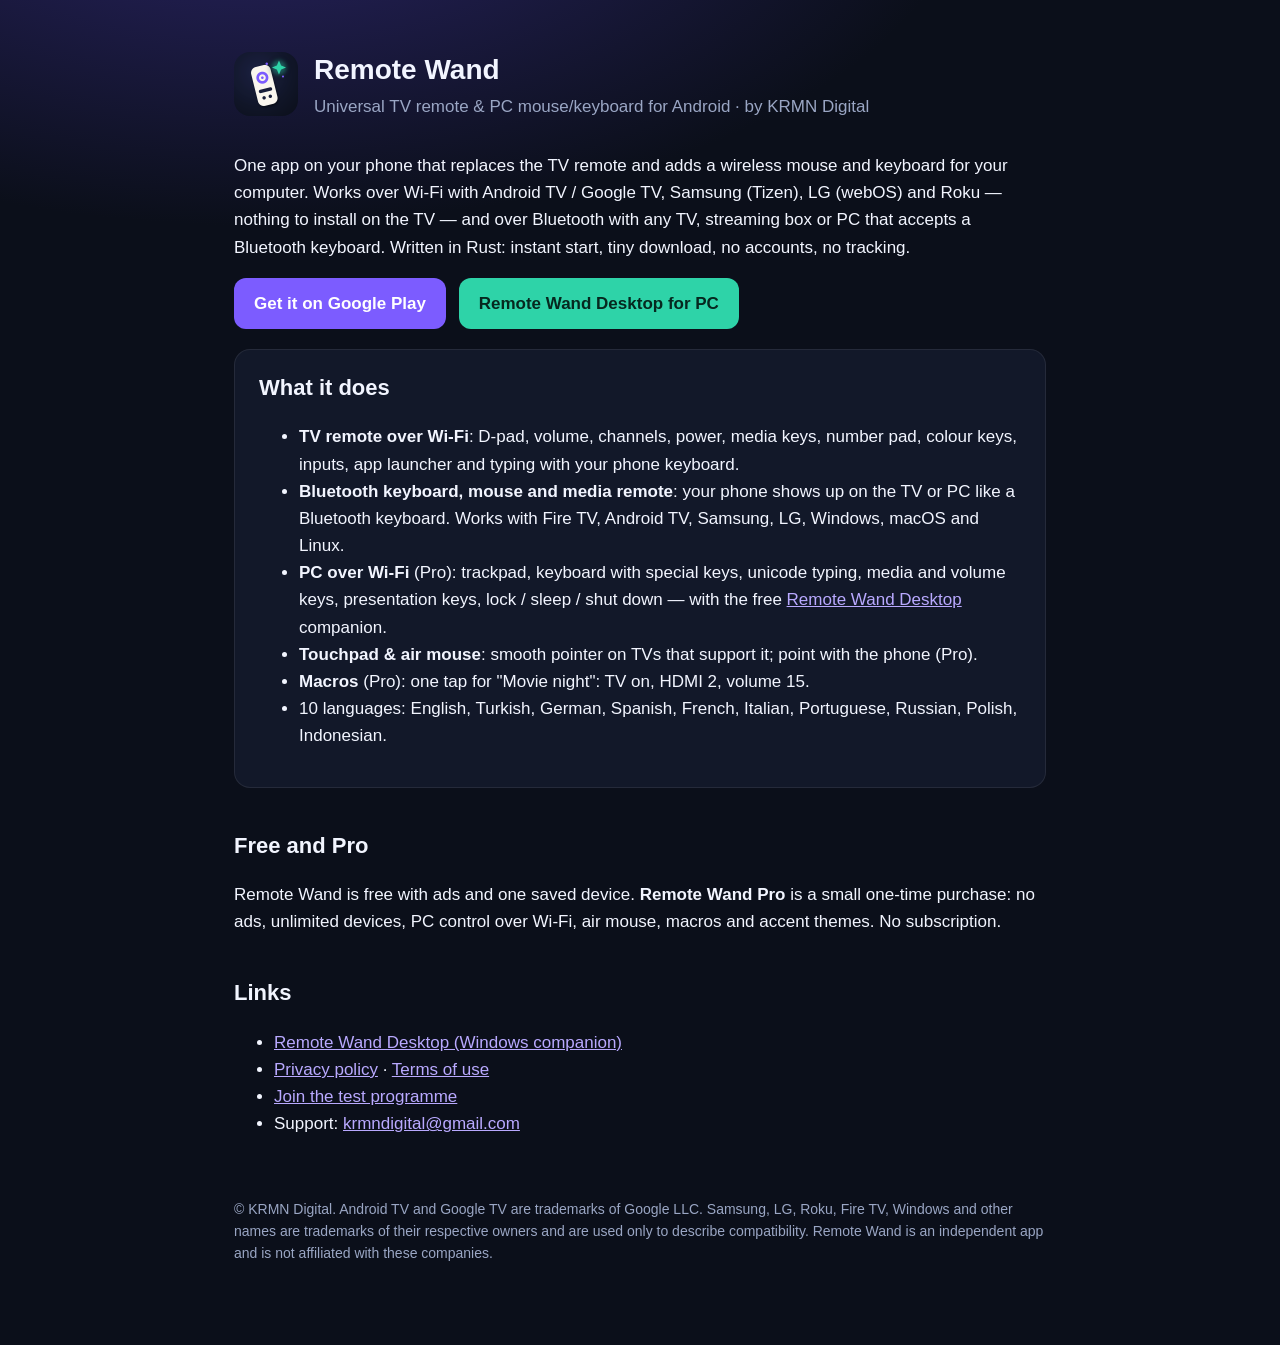
<file: index.html>
<!DOCTYPE html>
<html lang="en">
<head>
<meta charset="utf-8">
<meta name="viewport" content="width=device-width, initial-scale=1">
<title>Remote Wand — universal TV remote and PC mouse &amp; keyboard for Android</title>
<meta name="description" content="Remote Wand turns your Android phone into a remote for Android TV / Google TV, Samsung, LG and Roku TVs over Wi-Fi, a Bluetooth keyboard and mouse for any TV or PC, and a wireless trackpad for your computer. By KRMN Digital.">
<link rel="icon" href="assets/icon.png">
<link rel="stylesheet" href="assets/site.css">
</head>
<body>
<main>
<header>
  <img src="assets/icon.png" alt="Remote Wand icon">
  <div><h1>Remote Wand</h1><p>Universal TV remote &amp; PC mouse/keyboard for Android · by KRMN Digital</p></div>
</header>

<p>One app on your phone that replaces the TV remote and adds a wireless mouse and keyboard for your computer. Works over Wi-Fi with Android TV / Google TV, Samsung (Tizen), LG (webOS) and Roku — nothing to install on the TV — and over Bluetooth with any TV, streaming box or PC that accepts a Bluetooth keyboard. Written in Rust: instant start, tiny download, no accounts, no tracking.</p>

<p><a class="btn" href="https://play.google.com/store/apps/details?id=com.krmndigital.remotewand">Get it on Google Play</a> <a class="btn alt" href="desktop/">Remote Wand Desktop for PC</a></p>

<div class="card">
<h2 style="margin-top:0">What it does</h2>
<ul>
<li><strong>TV remote over Wi-Fi</strong>: D-pad, volume, channels, power, media keys, number pad, colour keys, inputs, app launcher and typing with your phone keyboard.</li>
<li><strong>Bluetooth keyboard, mouse and media remote</strong>: your phone shows up on the TV or PC like a Bluetooth keyboard. Works with Fire TV, Android TV, Samsung, LG, Windows, macOS and Linux.</li>
<li><strong>PC over Wi-Fi</strong> (Pro): trackpad, keyboard with special keys, unicode typing, media and volume keys, presentation keys, lock / sleep / shut down — with the free <a href="desktop/">Remote Wand Desktop</a> companion.</li>
<li><strong>Touchpad &amp; air mouse</strong>: smooth pointer on TVs that support it; point with the phone (Pro).</li>
<li><strong>Macros</strong> (Pro): one tap for "Movie night": TV on, HDMI 2, volume 15.</li>
<li>10 languages: English, Turkish, German, Spanish, French, Italian, Portuguese, Russian, Polish, Indonesian.</li>
</ul>
</div>

<h2>Free and Pro</h2>
<p>Remote Wand is free with ads and one saved device. <strong>Remote Wand Pro</strong> is a small one-time purchase: no ads, unlimited devices, PC control over Wi-Fi, air mouse, macros and accent themes. No subscription.</p>

<h2>Links</h2>
<ul>
<li><a href="desktop/">Remote Wand Desktop (Windows companion)</a></li>
<li><a href="privacy/">Privacy policy</a> · <a href="terms/">Terms of use</a></li>
<li><a href="test/">Join the test programme</a></li>
<li>Support: <a href="mailto:krmndigital@gmail.com">krmndigital@gmail.com</a></li>
</ul>

<footer>© KRMN Digital. Android TV and Google TV are trademarks of Google LLC. Samsung, LG, Roku, Fire TV, Windows and other names are trademarks of their respective owners and are used only to describe compatibility. Remote Wand is an independent app and is not affiliated with these companies.</footer>
</main>
</body>
</html>
</file>
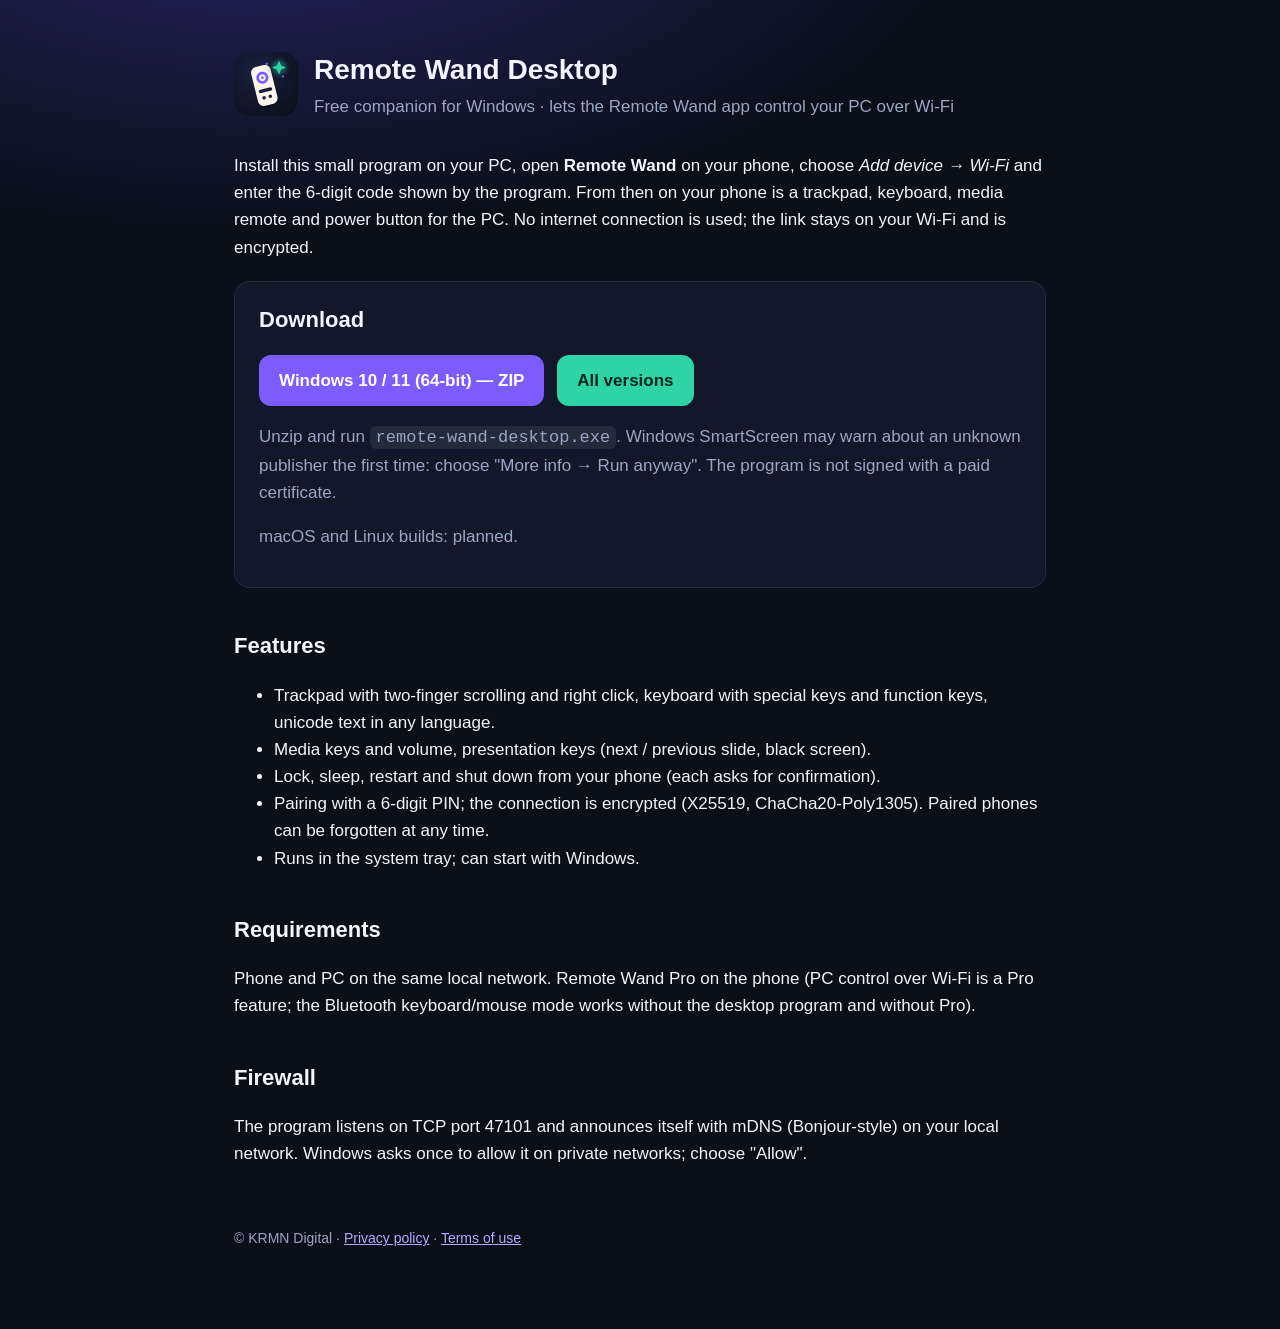
<file: desktop/index.html>
<!DOCTYPE html>
<html lang="en">
<head>
<meta charset="utf-8">
<meta name="viewport" content="width=device-width, initial-scale=1">
<title>Remote Wand Desktop — control your PC from your phone</title>
<meta name="description" content="Remote Wand Desktop is the free Windows companion of the Remote Wand Android app: trackpad, keyboard, media keys and power actions over Wi-Fi, paired with a PIN and encrypted.">
<link rel="icon" href="../assets/icon.png">
<link rel="stylesheet" href="../assets/site.css">
</head>
<body>
<main>
<header>
  <img src="../assets/icon.png" alt="Remote Wand icon">
  <div><h1>Remote Wand Desktop</h1><p>Free companion for Windows · lets the Remote Wand app control your PC over Wi-Fi</p></div>
</header>

<p>Install this small program on your PC, open <strong>Remote Wand</strong> on your phone, choose <em>Add device → Wi-Fi</em> and enter the 6-digit code shown by the program. From then on your phone is a trackpad, keyboard, media remote and power button for the PC. No internet connection is used; the link stays on your Wi-Fi and is encrypted.</p>

<div class="card">
<h2 style="margin-top:0">Download</h2>
<p><a class="btn" href="https://github.com/krmndigital-lab/remotewand-site/releases/latest/download/RemoteWandDesktop-windows-x64.zip">Windows 10 / 11 (64-bit) — ZIP</a> <a class="btn alt" href="https://github.com/krmndigital-lab/remotewand-site/releases">All versions</a></p>
<p class="muted">Unzip and run <code>remote-wand-desktop.exe</code>. Windows SmartScreen may warn about an unknown publisher the first time: choose "More info → Run anyway". The program is not signed with a paid certificate.</p>
<p class="muted">macOS and Linux builds: planned.</p>
</div>

<h2>Features</h2>
<ul>
<li>Trackpad with two-finger scrolling and right click, keyboard with special keys and function keys, unicode text in any language.</li>
<li>Media keys and volume, presentation keys (next / previous slide, black screen).</li>
<li>Lock, sleep, restart and shut down from your phone (each asks for confirmation).</li>
<li>Pairing with a 6-digit PIN; the connection is encrypted (X25519, ChaCha20-Poly1305). Paired phones can be forgotten at any time.</li>
<li>Runs in the system tray; can start with Windows.</li>
</ul>

<h2>Requirements</h2>
<p>Phone and PC on the same local network. Remote Wand Pro on the phone (PC control over Wi-Fi is a Pro feature; the Bluetooth keyboard/mouse mode works without the desktop program and without Pro).</p>

<h2>Firewall</h2>
<p>The program listens on TCP port 47101 and announces itself with mDNS (Bonjour-style) on your local network. Windows asks once to allow it on private networks; choose "Allow".</p>

<footer>© KRMN Digital · <a href="../privacy/">Privacy policy</a> · <a href="../terms/">Terms of use</a></footer>
</main>
</body>
</html>
</file>
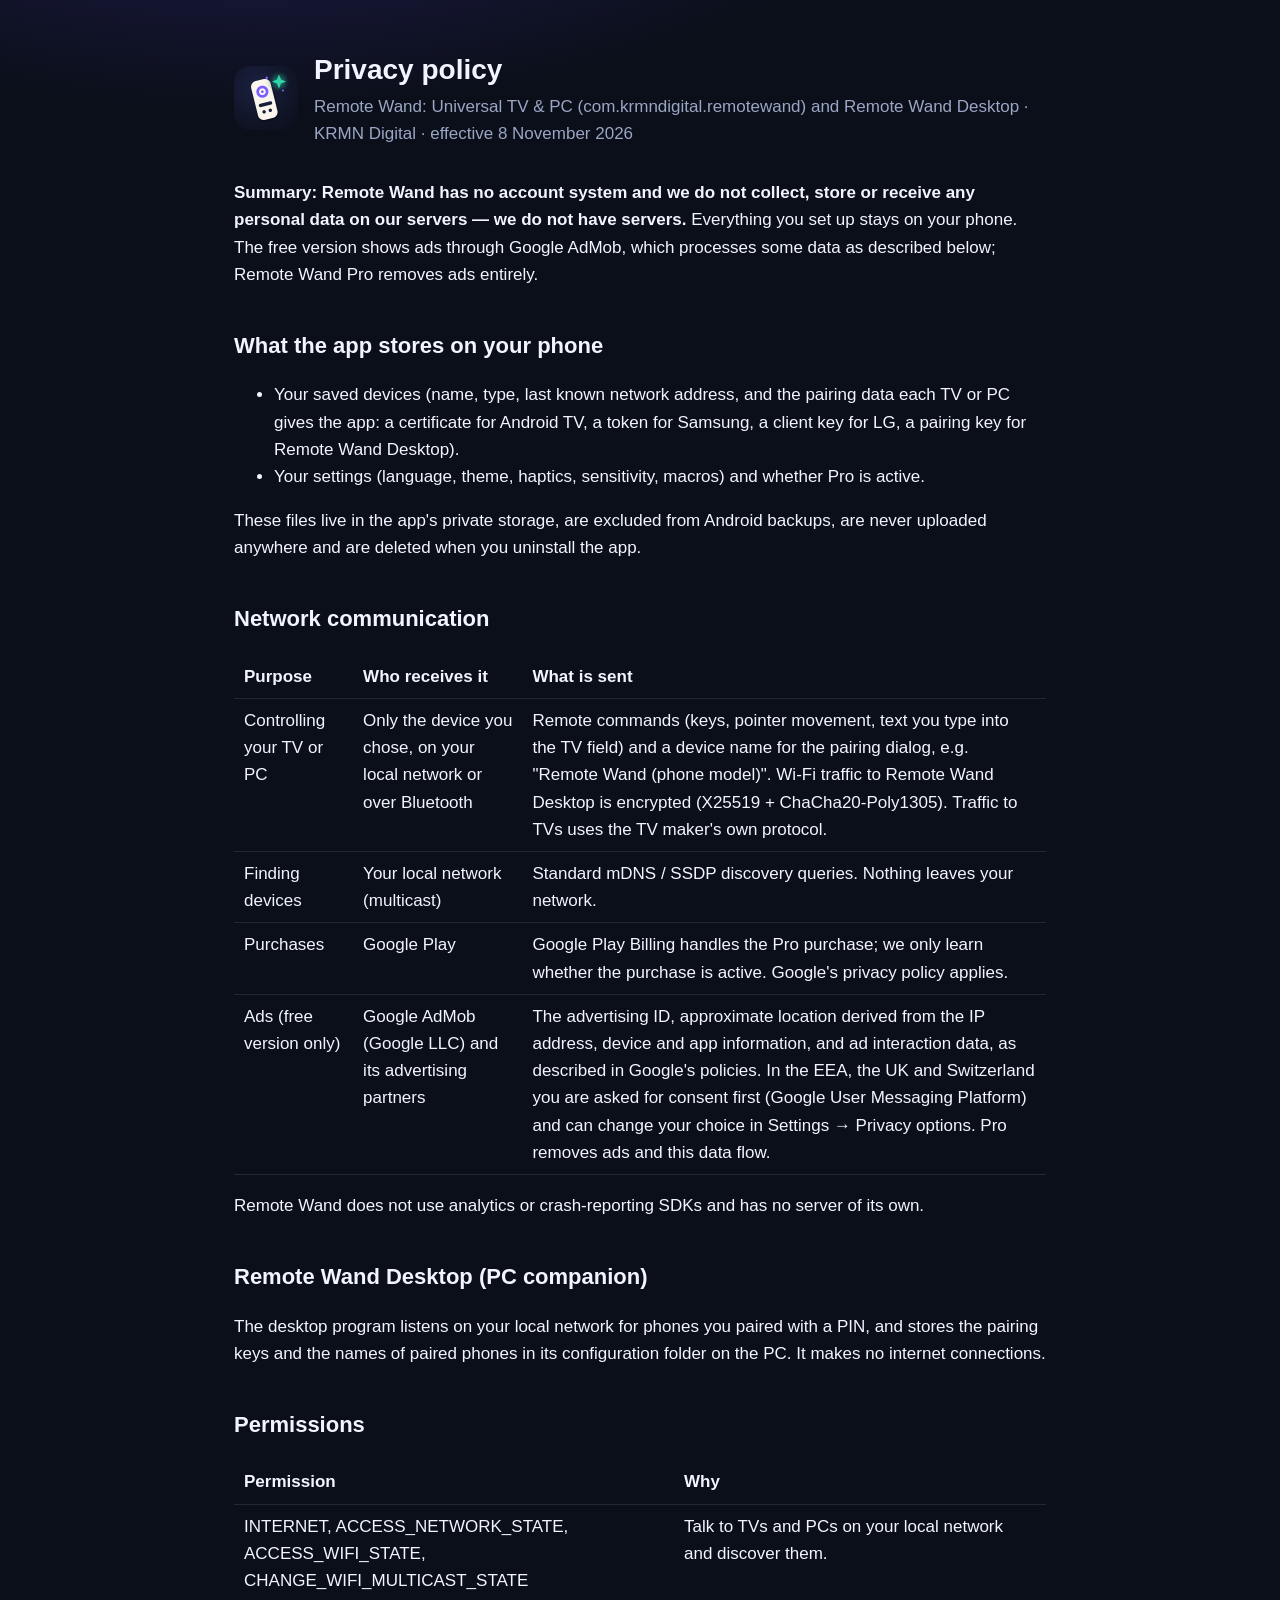
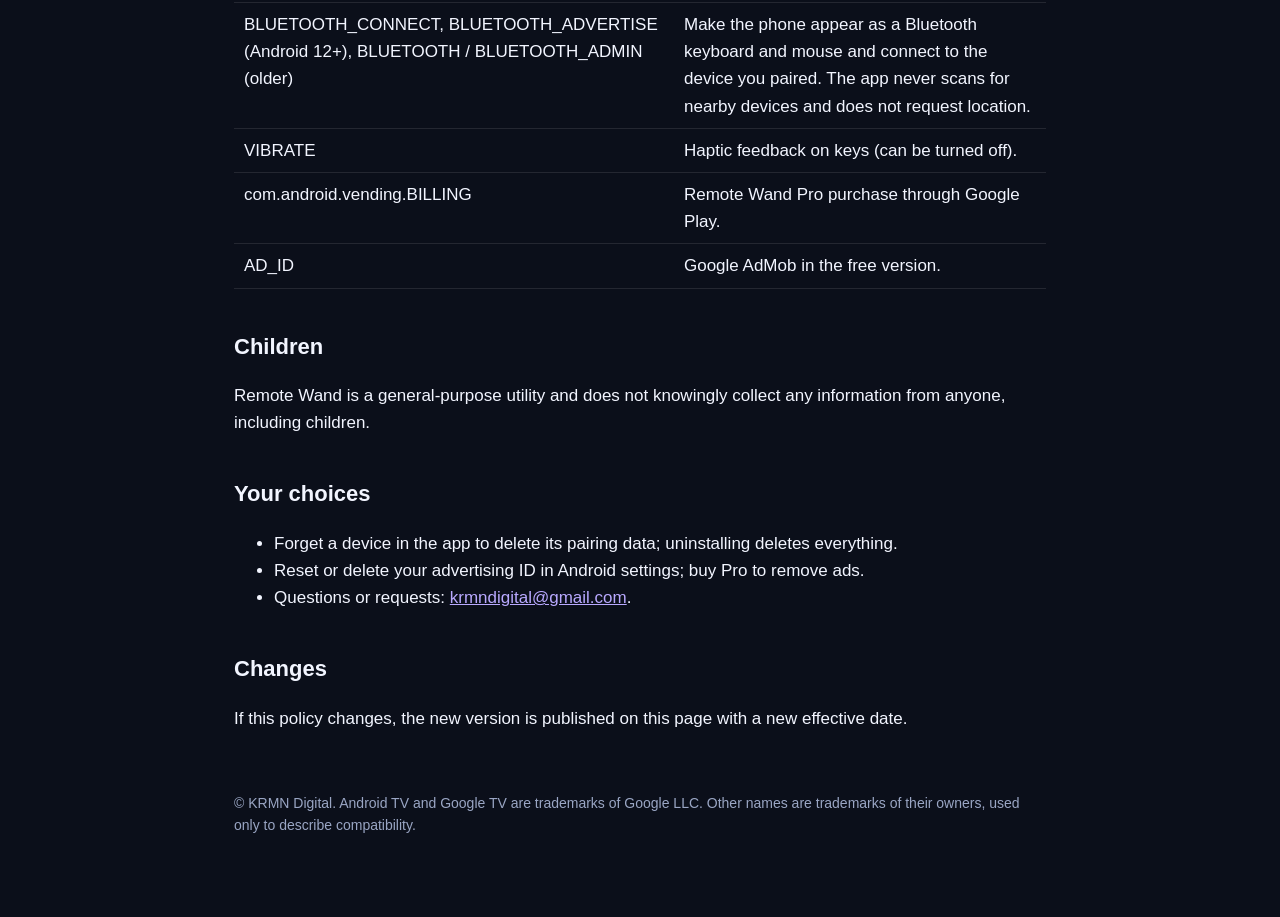
<file: privacy/index.html>
<!DOCTYPE html>
<html lang="en">
<head>
<meta charset="utf-8">
<meta name="viewport" content="width=device-width, initial-scale=1">
<title>Privacy policy — Remote Wand</title>
<link rel="icon" href="../assets/icon.png">
<link rel="stylesheet" href="../assets/site.css">
</head>
<body>
<main>
<header>
  <img src="../assets/icon.png" alt="Remote Wand icon">
  <div><h1>Privacy policy</h1><p>Remote Wand: Universal TV &amp; PC (com.krmndigital.remotewand) and Remote Wand Desktop · KRMN Digital · effective 8 November 2026</p></div>
</header>

<p><strong>Summary: Remote Wand has no account system and we do not collect, store or receive any personal data on our servers — we do not have servers.</strong> Everything you set up stays on your phone. The free version shows ads through Google AdMob, which processes some data as described below; Remote Wand Pro removes ads entirely.</p>

<h2>What the app stores on your phone</h2>
<ul>
<li>Your saved devices (name, type, last known network address, and the pairing data each TV or PC gives the app: a certificate for Android TV, a token for Samsung, a client key for LG, a pairing key for Remote Wand Desktop).</li>
<li>Your settings (language, theme, haptics, sensitivity, macros) and whether Pro is active.</li>
</ul>
<p>These files live in the app's private storage, are excluded from Android backups, are never uploaded anywhere and are deleted when you uninstall the app.</p>

<h2>Network communication</h2>
<table>
<tr><th>Purpose</th><th>Who receives it</th><th>What is sent</th></tr>
<tr><td>Controlling your TV or PC</td><td>Only the device you chose, on your local network or over Bluetooth</td><td>Remote commands (keys, pointer movement, text you type into the TV field) and a device name for the pairing dialog, e.g. "Remote Wand (phone model)". Wi-Fi traffic to Remote Wand Desktop is encrypted (X25519 + ChaCha20-Poly1305). Traffic to TVs uses the TV maker's own protocol.</td></tr>
<tr><td>Finding devices</td><td>Your local network (multicast)</td><td>Standard mDNS / SSDP discovery queries. Nothing leaves your network.</td></tr>
<tr><td>Purchases</td><td>Google Play</td><td>Google Play Billing handles the Pro purchase; we only learn whether the purchase is active. Google's privacy policy applies.</td></tr>
<tr><td>Ads (free version only)</td><td>Google AdMob (Google LLC) and its advertising partners</td><td>The advertising ID, approximate location derived from the IP address, device and app information, and ad interaction data, as described in Google's policies. In the EEA, the UK and Switzerland you are asked for consent first (Google User Messaging Platform) and can change your choice in Settings → Privacy options. Pro removes ads and this data flow.</td></tr>
</table>
<p>Remote Wand does not use analytics or crash-reporting SDKs and has no server of its own.</p>

<h2>Remote Wand Desktop (PC companion)</h2>
<p>The desktop program listens on your local network for phones you paired with a PIN, and stores the pairing keys and the names of paired phones in its configuration folder on the PC. It makes no internet connections.</p>

<h2>Permissions</h2>
<table>
<tr><th>Permission</th><th>Why</th></tr>
<tr><td>INTERNET, ACCESS_NETWORK_STATE, ACCESS_WIFI_STATE, CHANGE_WIFI_MULTICAST_STATE</td><td>Talk to TVs and PCs on your local network and discover them.</td></tr>
<tr><td>BLUETOOTH_CONNECT, BLUETOOTH_ADVERTISE (Android 12+), BLUETOOTH / BLUETOOTH_ADMIN (older)</td><td>Make the phone appear as a Bluetooth keyboard and mouse and connect to the device you paired. The app never scans for nearby devices and does not request location.</td></tr>
<tr><td>VIBRATE</td><td>Haptic feedback on keys (can be turned off).</td></tr>
<tr><td>com.android.vending.BILLING</td><td>Remote Wand Pro purchase through Google Play.</td></tr>
<tr><td>AD_ID</td><td>Google AdMob in the free version.</td></tr>
</table>

<h2>Children</h2>
<p>Remote Wand is a general-purpose utility and does not knowingly collect any information from anyone, including children.</p>

<h2>Your choices</h2>
<ul>
<li>Forget a device in the app to delete its pairing data; uninstalling deletes everything.</li>
<li>Reset or delete your advertising ID in Android settings; buy Pro to remove ads.</li>
<li>Questions or requests: <a href="mailto:krmndigital@gmail.com">krmndigital@gmail.com</a>.</li>
</ul>

<h2>Changes</h2>
<p>If this policy changes, the new version is published on this page with a new effective date.</p>

<footer>© KRMN Digital. Android TV and Google TV are trademarks of Google LLC. Other names are trademarks of their owners, used only to describe compatibility.</footer>
</main>
</body>
</html>
</file>
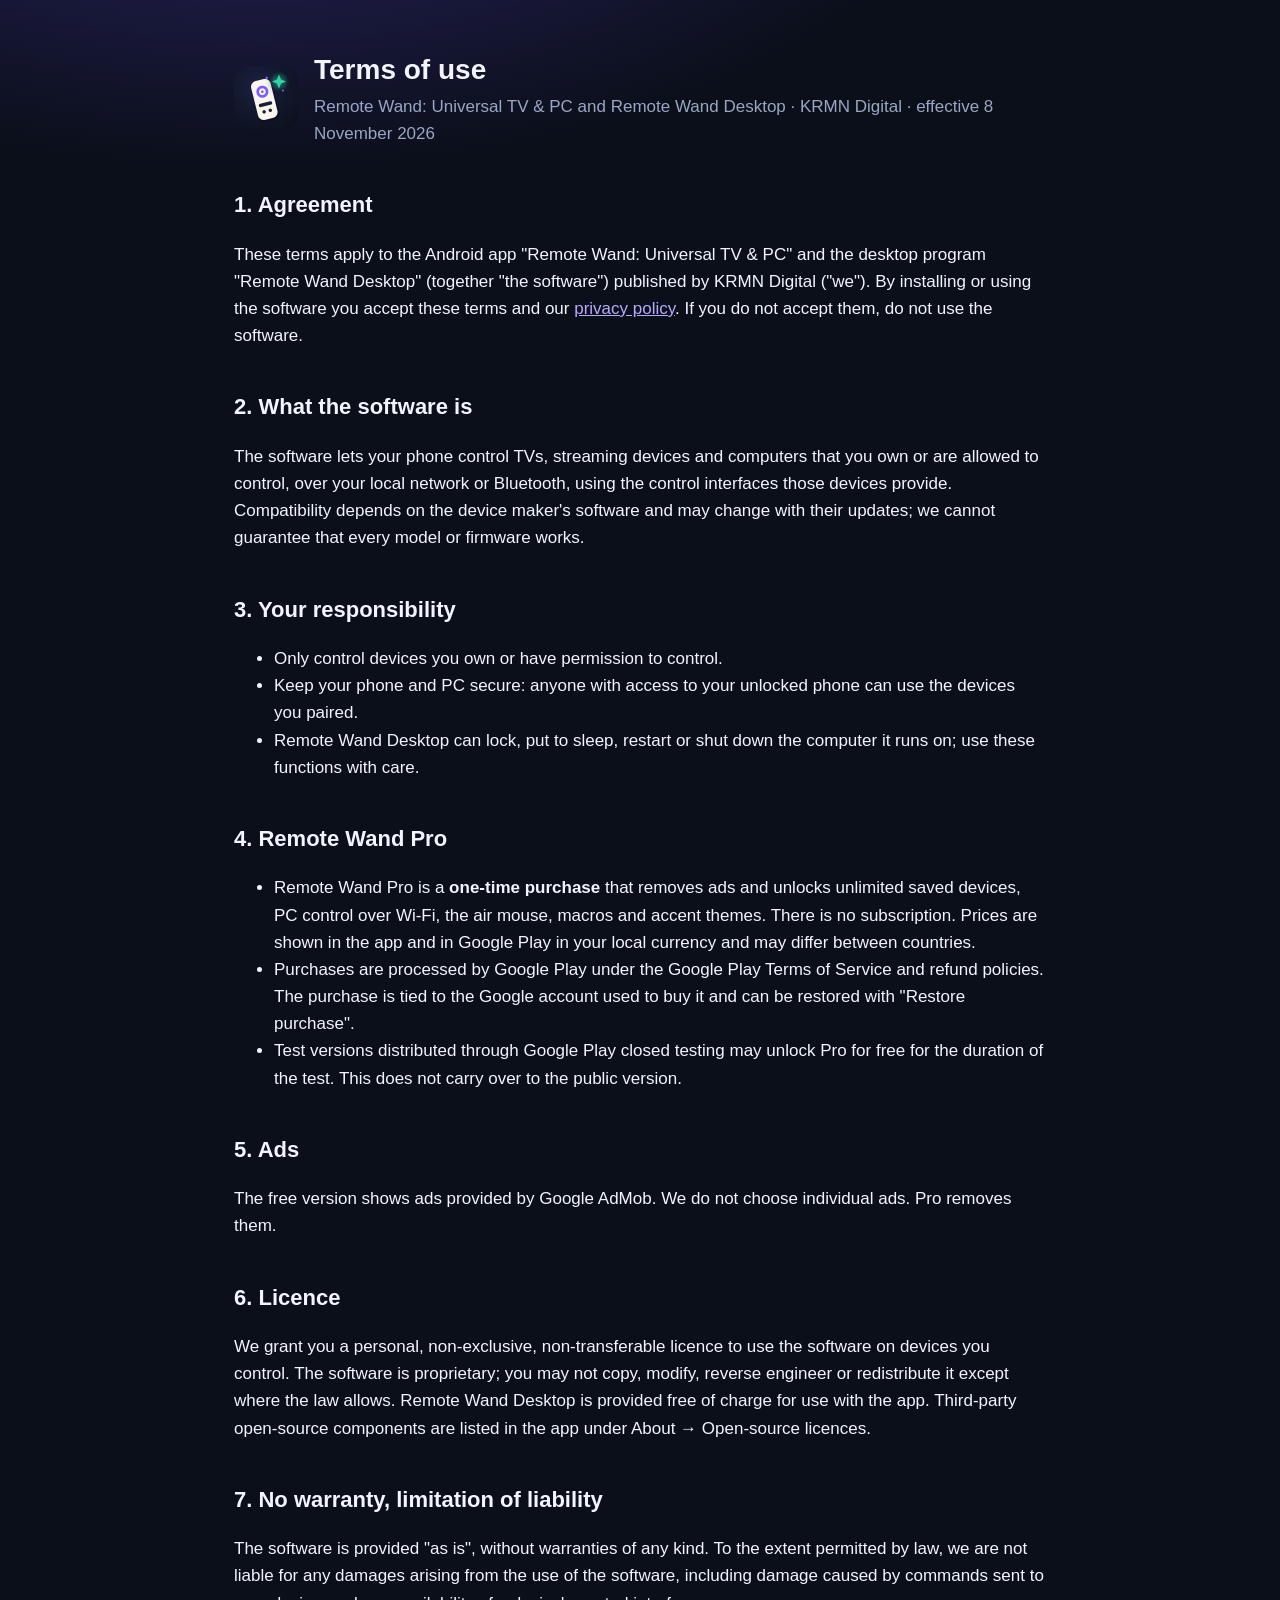
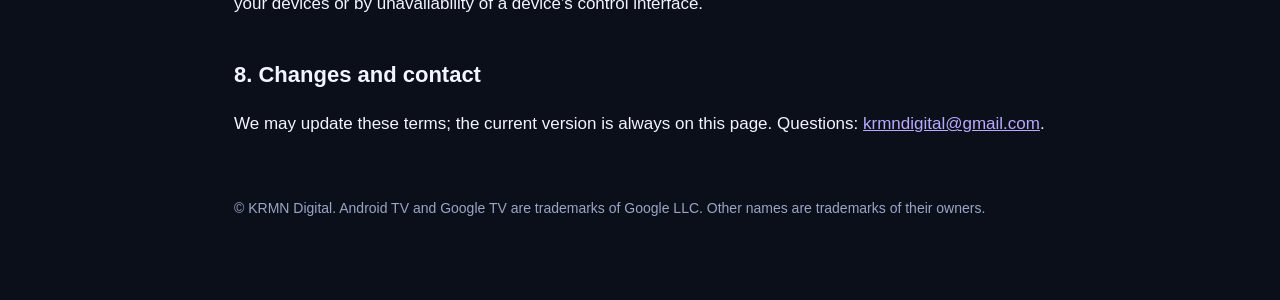
<file: terms/index.html>
<!DOCTYPE html>
<html lang="en">
<head>
<meta charset="utf-8">
<meta name="viewport" content="width=device-width, initial-scale=1">
<title>Terms of use — Remote Wand</title>
<link rel="icon" href="../assets/icon.png">
<link rel="stylesheet" href="../assets/site.css">
</head>
<body>
<main>
<header>
  <img src="../assets/icon.png" alt="Remote Wand icon">
  <div><h1>Terms of use</h1><p>Remote Wand: Universal TV &amp; PC and Remote Wand Desktop · KRMN Digital · effective 8 November 2026</p></div>
</header>

<h2>1. Agreement</h2>
<p>These terms apply to the Android app "Remote Wand: Universal TV &amp; PC" and the desktop program "Remote Wand Desktop" (together "the software") published by KRMN Digital ("we"). By installing or using the software you accept these terms and our <a href="../privacy/">privacy policy</a>. If you do not accept them, do not use the software.</p>

<h2>2. What the software is</h2>
<p>The software lets your phone control TVs, streaming devices and computers that you own or are allowed to control, over your local network or Bluetooth, using the control interfaces those devices provide. Compatibility depends on the device maker's software and may change with their updates; we cannot guarantee that every model or firmware works.</p>

<h2>3. Your responsibility</h2>
<ul>
<li>Only control devices you own or have permission to control.</li>
<li>Keep your phone and PC secure: anyone with access to your unlocked phone can use the devices you paired.</li>
<li>Remote Wand Desktop can lock, put to sleep, restart or shut down the computer it runs on; use these functions with care.</li>
</ul>

<h2>4. Remote Wand Pro</h2>
<ul>
<li>Remote Wand Pro is a <strong>one-time purchase</strong> that removes ads and unlocks unlimited saved devices, PC control over Wi-Fi, the air mouse, macros and accent themes. There is no subscription. Prices are shown in the app and in Google Play in your local currency and may differ between countries.</li>
<li>Purchases are processed by Google Play under the Google Play Terms of Service and refund policies. The purchase is tied to the Google account used to buy it and can be restored with "Restore purchase".</li>
<li>Test versions distributed through Google Play closed testing may unlock Pro for free for the duration of the test. This does not carry over to the public version.</li>
</ul>

<h2>5. Ads</h2>
<p>The free version shows ads provided by Google AdMob. We do not choose individual ads. Pro removes them.</p>

<h2>6. Licence</h2>
<p>We grant you a personal, non-exclusive, non-transferable licence to use the software on devices you control. The software is proprietary; you may not copy, modify, reverse engineer or redistribute it except where the law allows. Remote Wand Desktop is provided free of charge for use with the app. Third-party open-source components are listed in the app under About → Open-source licences.</p>

<h2>7. No warranty, limitation of liability</h2>
<p>The software is provided "as is", without warranties of any kind. To the extent permitted by law, we are not liable for any damages arising from the use of the software, including damage caused by commands sent to your devices or by unavailability of a device's control interface.</p>

<h2>8. Changes and contact</h2>
<p>We may update these terms; the current version is always on this page. Questions: <a href="mailto:krmndigital@gmail.com">krmndigital@gmail.com</a>.</p>

<footer>© KRMN Digital. Android TV and Google TV are trademarks of Google LLC. Other names are trademarks of their owners.</footer>
</main>
</body>
</html>
</file>
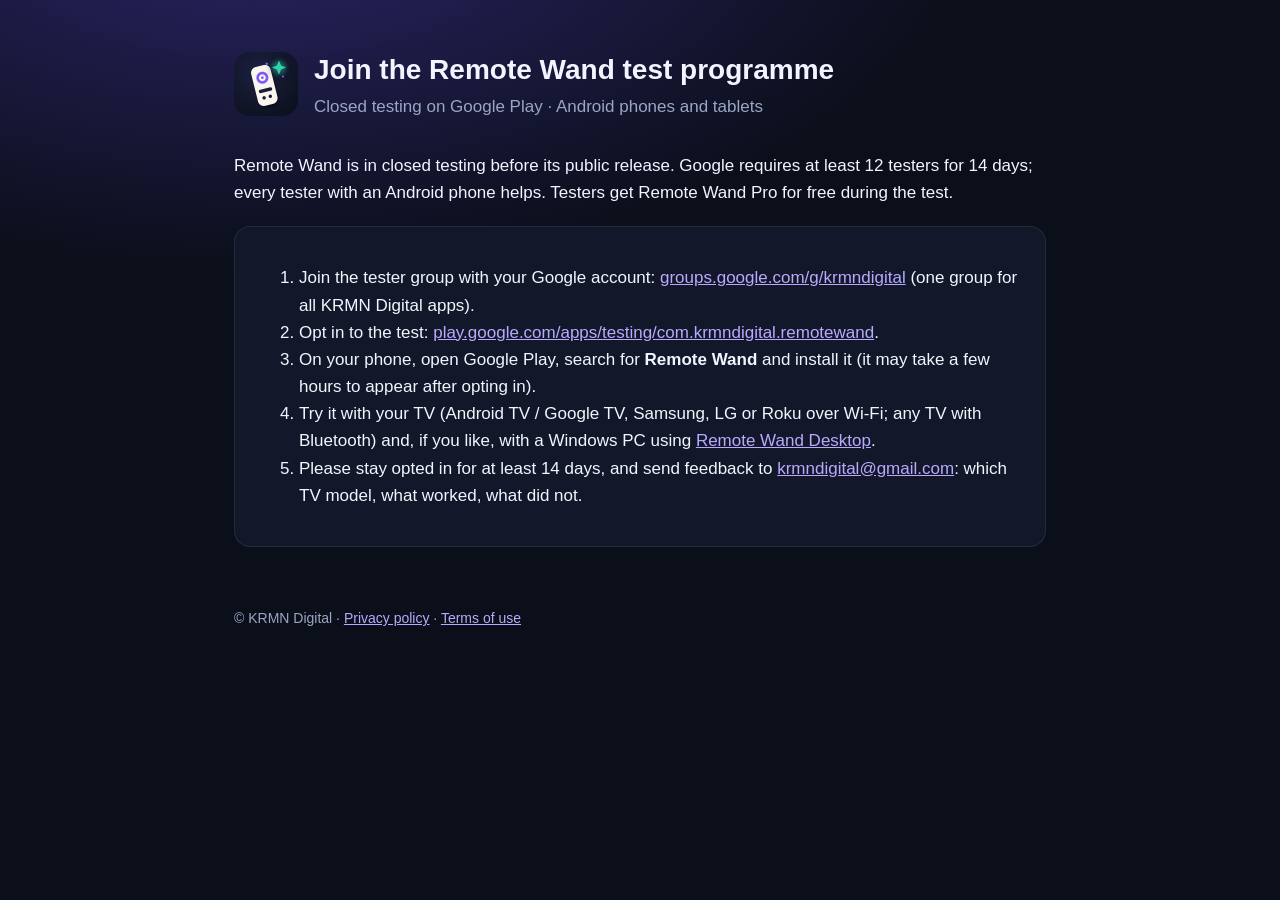
<file: test/index.html>
<!DOCTYPE html>
<html lang="en">
<head>
<meta charset="utf-8">
<meta name="viewport" content="width=device-width, initial-scale=1">
<title>Test Remote Wand</title>
<link rel="icon" href="../assets/icon.png">
<link rel="stylesheet" href="../assets/site.css">
</head>
<body>
<main>
<header>
  <img src="../assets/icon.png" alt="Remote Wand icon">
  <div><h1>Join the Remote Wand test programme</h1><p>Closed testing on Google Play · Android phones and tablets</p></div>
</header>

<p>Remote Wand is in closed testing before its public release. Google requires at least 12 testers for 14 days; every tester with an Android phone helps. Testers get Remote Wand Pro for free during the test.</p>

<div class="card">
<ol>
<li>Join the tester group with your Google account: <a href="https://groups.google.com/g/krmndigital">groups.google.com/g/krmndigital</a> (one group for all KRMN Digital apps).</li>
<li>Opt in to the test: <a href="https://play.google.com/apps/testing/com.krmndigital.remotewand">play.google.com/apps/testing/com.krmndigital.remotewand</a>.</li>
<li>On your phone, open Google Play, search for <strong>Remote Wand</strong> and install it (it may take a few hours to appear after opting in).</li>
<li>Try it with your TV (Android TV / Google TV, Samsung, LG or Roku over Wi-Fi; any TV with Bluetooth) and, if you like, with a Windows PC using <a href="../desktop/">Remote Wand Desktop</a>.</li>
<li>Please stay opted in for at least 14 days, and send feedback to <a href="mailto:krmndigital@gmail.com">krmndigital@gmail.com</a>: which TV model, what worked, what did not.</li>
</ol>
</div>

<footer>© KRMN Digital · <a href="../privacy/">Privacy policy</a> · <a href="../terms/">Terms of use</a></footer>
</main>
</body>
</html>
</file>
<file: assets/site.css>
:root { --bg: #0b0f1a; --panel: #121829; --ink: #f2f5ff; --dim: #9aa6c4; --accent: #7c5cff; --mint: #2ed3a8; --link: #b9a9ff; }
* { box-sizing: border-box; }
body { margin: 0; font: 17px/1.6 -apple-system, "Segoe UI", Inter, Roboto, sans-serif; color: var(--ink); background: radial-gradient(1200px 600px at 20% -10%, #2a2466 0%, var(--bg) 60%); min-height: 100vh; }
main { max-width: 860px; margin: 0 auto; padding: 48px 24px 80px; }
header { display: flex; align-items: center; gap: 16px; margin-bottom: 32px; }
header img { width: 64px; height: 64px; border-radius: 16px; }
header h1 { margin: 0; font-size: 28px; }
header p { margin: 0; color: var(--dim); }
h2 { margin-top: 40px; font-size: 22px; }
a { color: var(--link); }
.card { background: var(--panel); border: 1px solid rgba(255,255,255,.08); border-radius: 16px; padding: 20px 24px; margin: 20px 0; }
.btn { display: inline-block; background: var(--accent); color: #fff; font-weight: 700; padding: 12px 20px; border-radius: 12px; text-decoration: none; margin-right: 8px; }
.btn.alt { background: var(--mint); color: #06281f; }
table { border-collapse: collapse; width: 100%; } td, th { text-align: left; padding: 8px 10px; border-bottom: 1px solid rgba(255,255,255,.1); vertical-align: top; }
footer { margin-top: 60px; color: var(--dim); font-size: 14px; }
code { background: rgba(255,255,255,.08); padding: 2px 6px; border-radius: 6px; }
.lang a { margin-right: 14px; }
.muted { color: var(--dim); }
</file>
